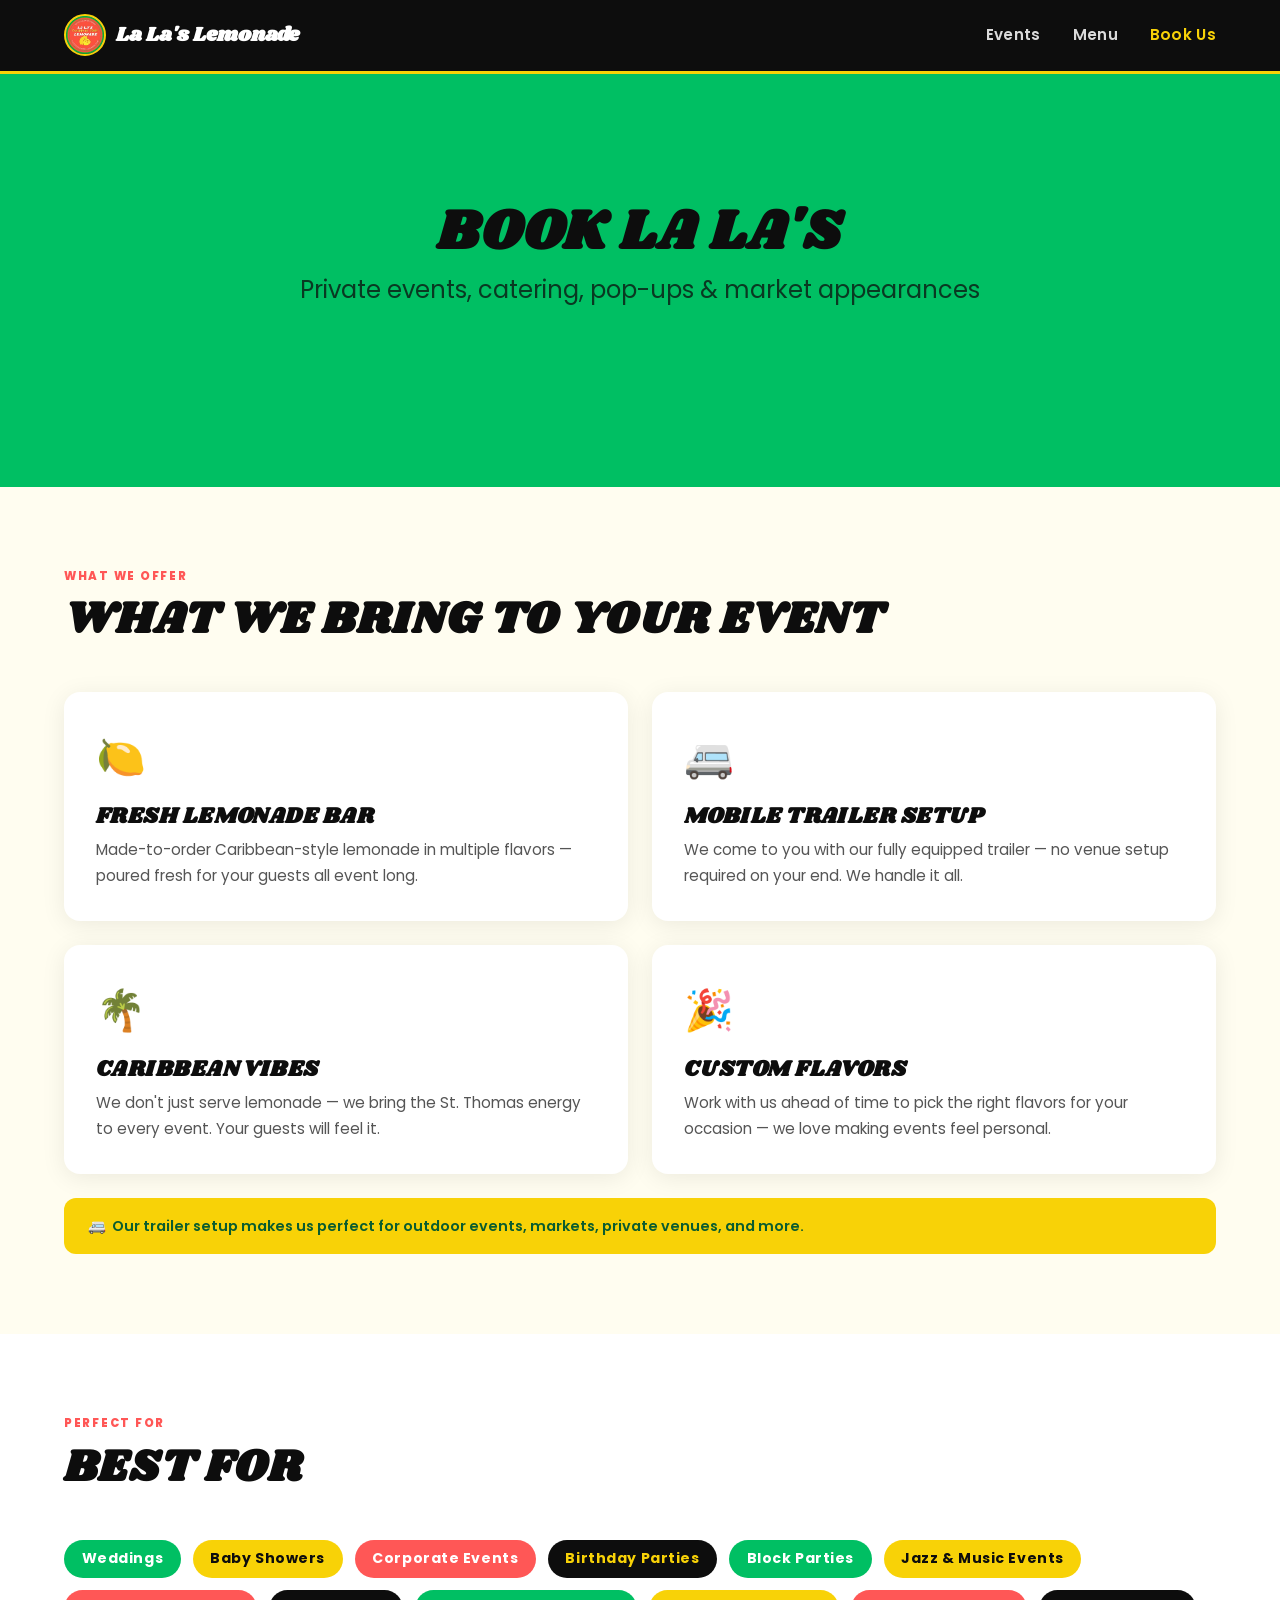
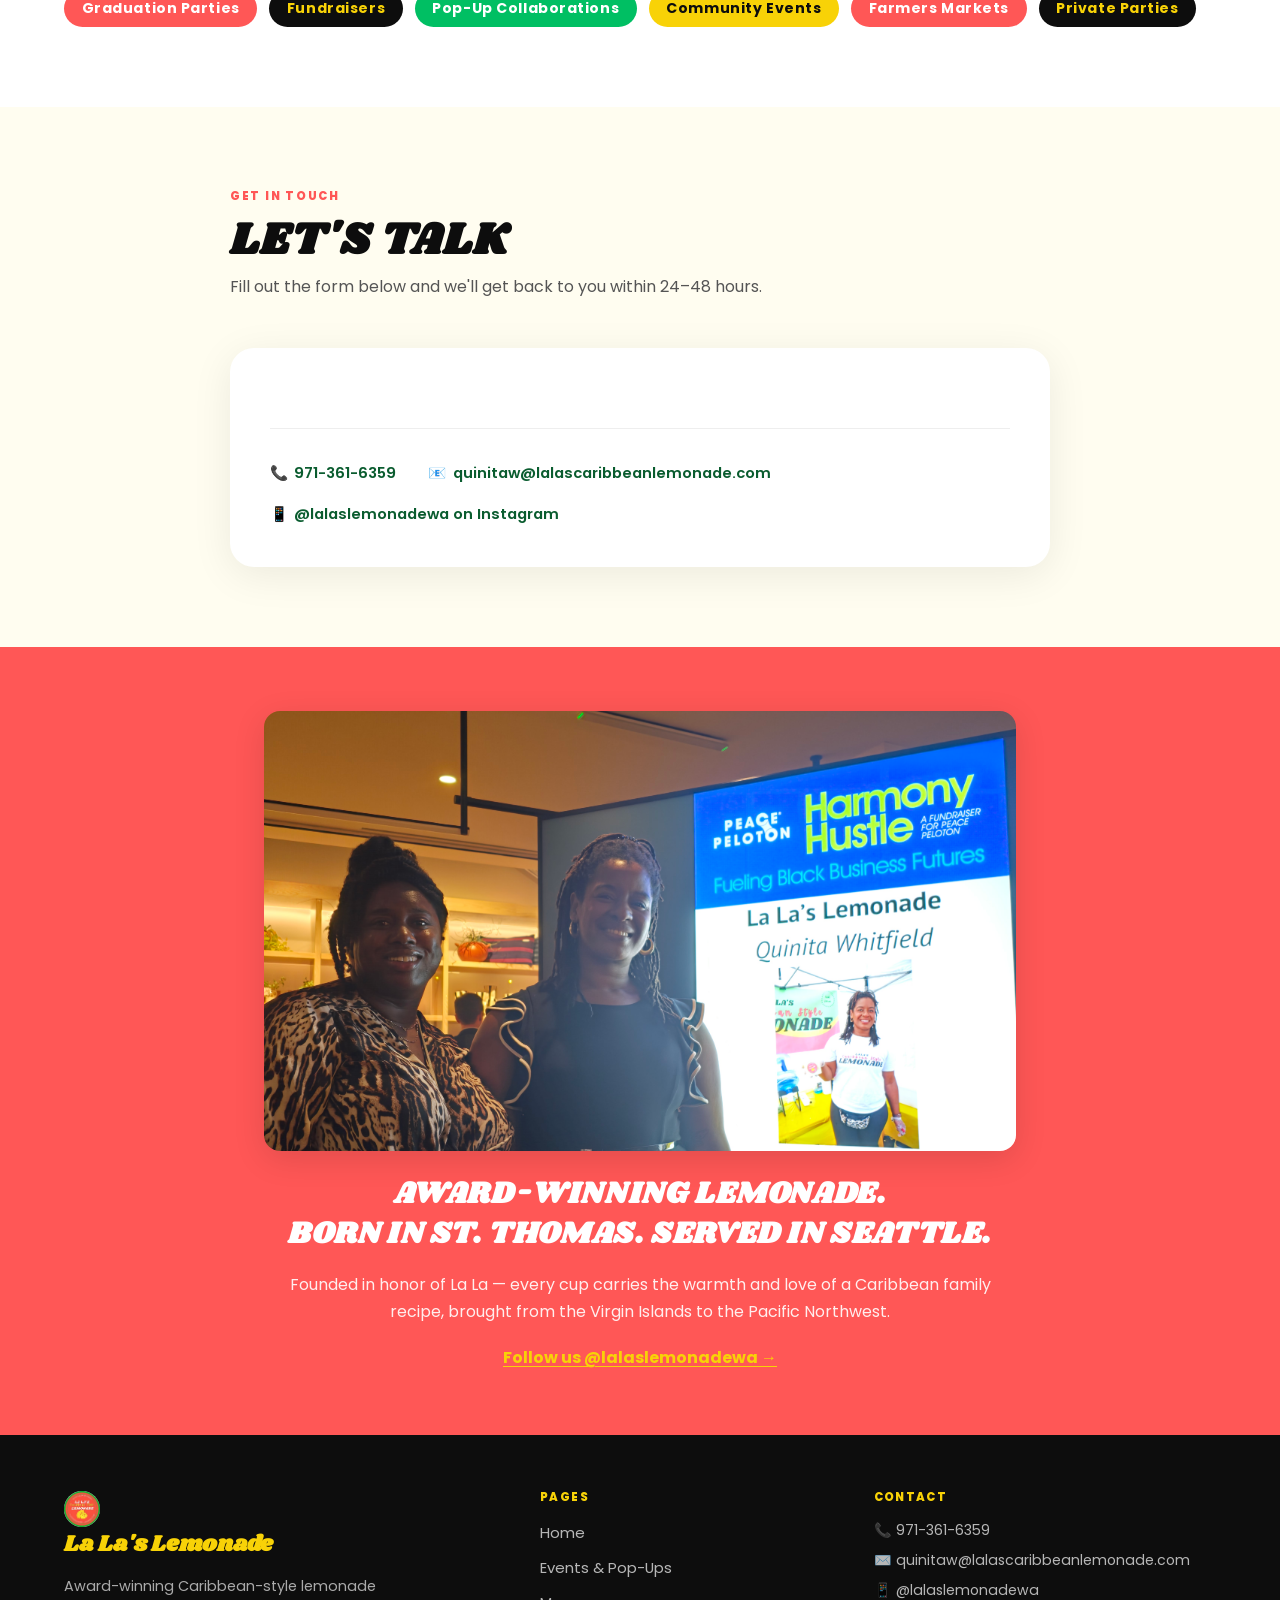
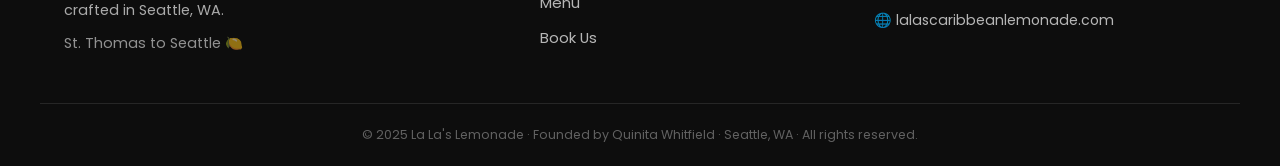
<file: booking.html>
<!DOCTYPE html>
<html lang="en">
<head>
  <meta charset="UTF-8">
  <meta name="viewport" content="width=device-width, initial-scale=1.0">
  <title>Book La La's — Private Events & Catering · Seattle</title>
  <meta name="description" content="Book La La's Lemonade for your private event, wedding, baby shower, corporate event, or farmers market pop-up in Seattle, WA.">
  <link rel="icon" href="data:image/svg+xml,<svg xmlns='http://www.w3.org/2000/svg' viewBox='0 0 100 100'><text y='.9em' font-size='90'>🍋</text></svg>">
  <link rel="preconnect" href="https://fonts.googleapis.com">
  <link rel="preconnect" href="https://fonts.gstatic.com" crossorigin>
  <link href="https://fonts.googleapis.com/css2?family=Shrikhand&family=Poppins:wght@400;500;600;700;800&display=swap" rel="stylesheet">
  <link rel="stylesheet" href="styles.css">
</head>
<body>

  <!-- ==================== NAVIGATION ==================== -->
  <nav class="nav" aria-label="Main navigation">
    <div class="nav-inner">
      <a href="index.html" class="nav-logo">
        <img src="images/Logo.jpg" alt="La La's Lemonade logo" class="nav-logo-img">
        La La's Lemonade
      </a>
      <button class="nav-toggle" aria-label="Toggle menu" aria-expanded="false">
        <span></span><span></span><span></span>
      </button>
      <ul class="nav-links" role="list">
        <li><a href="events.html">Events</a></li>
        <li><a href="menu.html">Menu</a></li>
        <li><a href="booking.html" class="active">Book Us</a></li>
      </ul>
    </div>
  </nav>

  <!-- ==================== HERO ==================== -->
  <section class="hero hero-small" aria-label="Booking hero">
    <div class="hero-content">
      <h1>Book La La's</h1>
      <p class="hero-sub hero-sub-white">Private events, catering, pop-ups &amp; market appearances</p>
    </div>
  </section>

  <!-- ==================== WHAT WE BRING ==================== -->
  <section style="background: var(--cream);">
    <div class="container">
      <div class="section-header">
        <span class="section-label">What We Offer</span>
        <h2>What We Bring to Your Event</h2>
      </div>

      <div class="features-grid">
        <div class="feature-block">
          <span class="feature-icon">🍋</span>
          <h3>Fresh Lemonade Bar</h3>
          <p>Made-to-order Caribbean-style lemonade in multiple flavors — poured fresh for your guests all event long.</p>
        </div>

        <div class="feature-block">
          <span class="feature-icon">🚐</span>
          <h3>Mobile Trailer Setup</h3>
          <p>We come to you with our fully equipped trailer — no venue setup required on your end. We handle it all.</p>
        </div>

        <div class="feature-block">
          <span class="feature-icon">🌴</span>
          <h3>Caribbean Vibes</h3>
          <p>We don't just serve lemonade — we bring the St. Thomas energy to every event. Your guests will feel it.</p>
        </div>

        <div class="feature-block">
          <span class="feature-icon">🎉</span>
          <h3>Custom Flavors</h3>
          <p>Work with us ahead of time to pick the right flavors for your occasion — we love making events feel personal.</p>
        </div>
      </div>

      <p class="trailer-note">
        🚐 &nbsp;Our trailer setup makes us perfect for outdoor events, markets, private venues, and more.
      </p>
    </div>
  </section>

  <!-- ==================== BEST FOR ==================== -->
  <section style="background: var(--white);">
    <div class="container">
      <div class="section-header">
        <span class="section-label">Perfect For</span>
        <h2>Best For</h2>
      </div>

      <div class="tag-cloud">
        <span class="tag tag-green">Weddings</span>
        <span class="tag tag-lemon">Baby Showers</span>
        <span class="tag tag-coral">Corporate Events</span>
        <span class="tag tag-dark">Birthday Parties</span>
        <span class="tag tag-green">Block Parties</span>
        <span class="tag tag-lemon">Jazz &amp; Music Events</span>
        <span class="tag tag-coral">Graduation Parties</span>
        <span class="tag tag-dark">Fundraisers</span>
        <span class="tag tag-green">Pop-Up Collaborations</span>
        <span class="tag tag-lemon">Community Events</span>
        <span class="tag tag-coral">Farmers Markets</span>
        <span class="tag tag-dark">Private Parties</span>
      </div>
    </div>
  </section>

  <!-- ==================== CONTACT / KIT FORM ==================== -->
  <section style="background: var(--cream);">
    <div class="container">
      <div style="max-width: 820px; margin: 0 auto;">
        <div class="section-header">
          <span class="section-label">Get in Touch</span>
          <h2>Let's Talk</h2>
          <p style="color: #555; margin-top: 0.5rem;">Fill out the form below and we'll get back to you within 24–48 hours.</p>
        </div>

        <div class="booking-form">
          <script async data-uid="4921169add" src="https://mbg-consulting.kit.com/4921169add/index.js"></script>

          <div class="booking-contact">
            <p><span>📞</span> <a href="tel:9713616359">971-361-6359</a></p>
            <p><span>📧</span> <a href="mailto:quinitaw@lalascaribbeanlemonade.com">quinitaw@lalascaribbeanlemonade.com</a></p>
            <p><span>📱</span> <a href="https://instagram.com/lalaslemonadewa" target="_blank" rel="noopener">@lalaslemonadewa on Instagram</a></p>
          </div>
        </div>
      </div>
    </div>
  </section>

  <!-- ==================== SOCIAL PROOF ==================== -->
  <section class="social-proof">
    <div class="container" style="max-width: 800px;">
      <img
        src="images/Pitch Competition win.jpg"
        alt="Quinita Whitfield representing La La's Lemonade at the Harmony Hustle pitch competition — Fueling Black Business Futures"
        class="award-photo"
      >
      <h2>Award-winning lemonade.<br>Born in St. Thomas. Served in Seattle.</h2>
      <p style="opacity: 0.9; margin-bottom: 1.25rem;">
        Founded in honor of La La — every cup carries the warmth and love of a Caribbean family recipe, brought from the Virgin Islands to the Pacific Northwest.
      </p>
      <a href="https://instagram.com/lalaslemonadewa" target="_blank" rel="noopener">Follow us @lalaslemonadewa →</a>
    </div>
  </section>

  <!-- ==================== FOOTER ==================== -->
  <footer class="footer">
    <div class="footer-grid">
      <div class="footer-brand">
        <span class="footer-logo">
          <img src="images/Logo.jpg" alt="" style="width:36px;height:36px;border-radius:50%;object-fit:cover;vertical-align:middle;margin-right:0.5rem;">
          La La's Lemonade
        </span>
        <p style="color: rgba(255,255,255,0.65); font-size: 0.9rem; margin-top: 0.5rem;">Award-winning Caribbean-style lemonade<br>crafted in Seattle, WA.</p>
        <p class="footer-tagline">St. Thomas to Seattle 🍋</p>
      </div>

      <div>
        <h4>Pages</h4>
        <ul class="footer-nav-list">
          <li><a href="index.html">Home</a></li>
          <li><a href="events.html">Events &amp; Pop-Ups</a></li>
          <li><a href="menu.html">Menu</a></li>
          <li><a href="booking.html">Book Us</a></li>
        </ul>
      </div>

      <div>
        <h4>Contact</h4>
        <ul class="footer-contact-list">
          <li><a href="tel:9713616359">📞 971-361-6359</a></li>
          <li><a href="mailto:quinitaw@lalascaribbeanlemonade.com">✉️ quinitaw@lalascaribbeanlemonade.com</a></li>
          <li><a href="https://instagram.com/lalaslemonadewa" target="_blank" rel="noopener">📱 @lalaslemonadewa</a></li>
          <li><p>🌐 lalascaribbeanlemonade.com</p></li>
        </ul>
      </div>
    </div>

    <div class="footer-bottom">
      <p>© 2025 La La's Lemonade · Founded by Quinita Whitfield · Seattle, WA · All rights reserved.</p>
    </div>
  </footer>

  <script>
    const toggle   = document.querySelector('.nav-toggle');
    const navLinks = document.querySelector('.nav-links');
    toggle.addEventListener('click', () => {
      const open = navLinks.classList.toggle('is-open');
      toggle.setAttribute('aria-expanded', open);
    });
  </script>
</body>
</html>
</file>
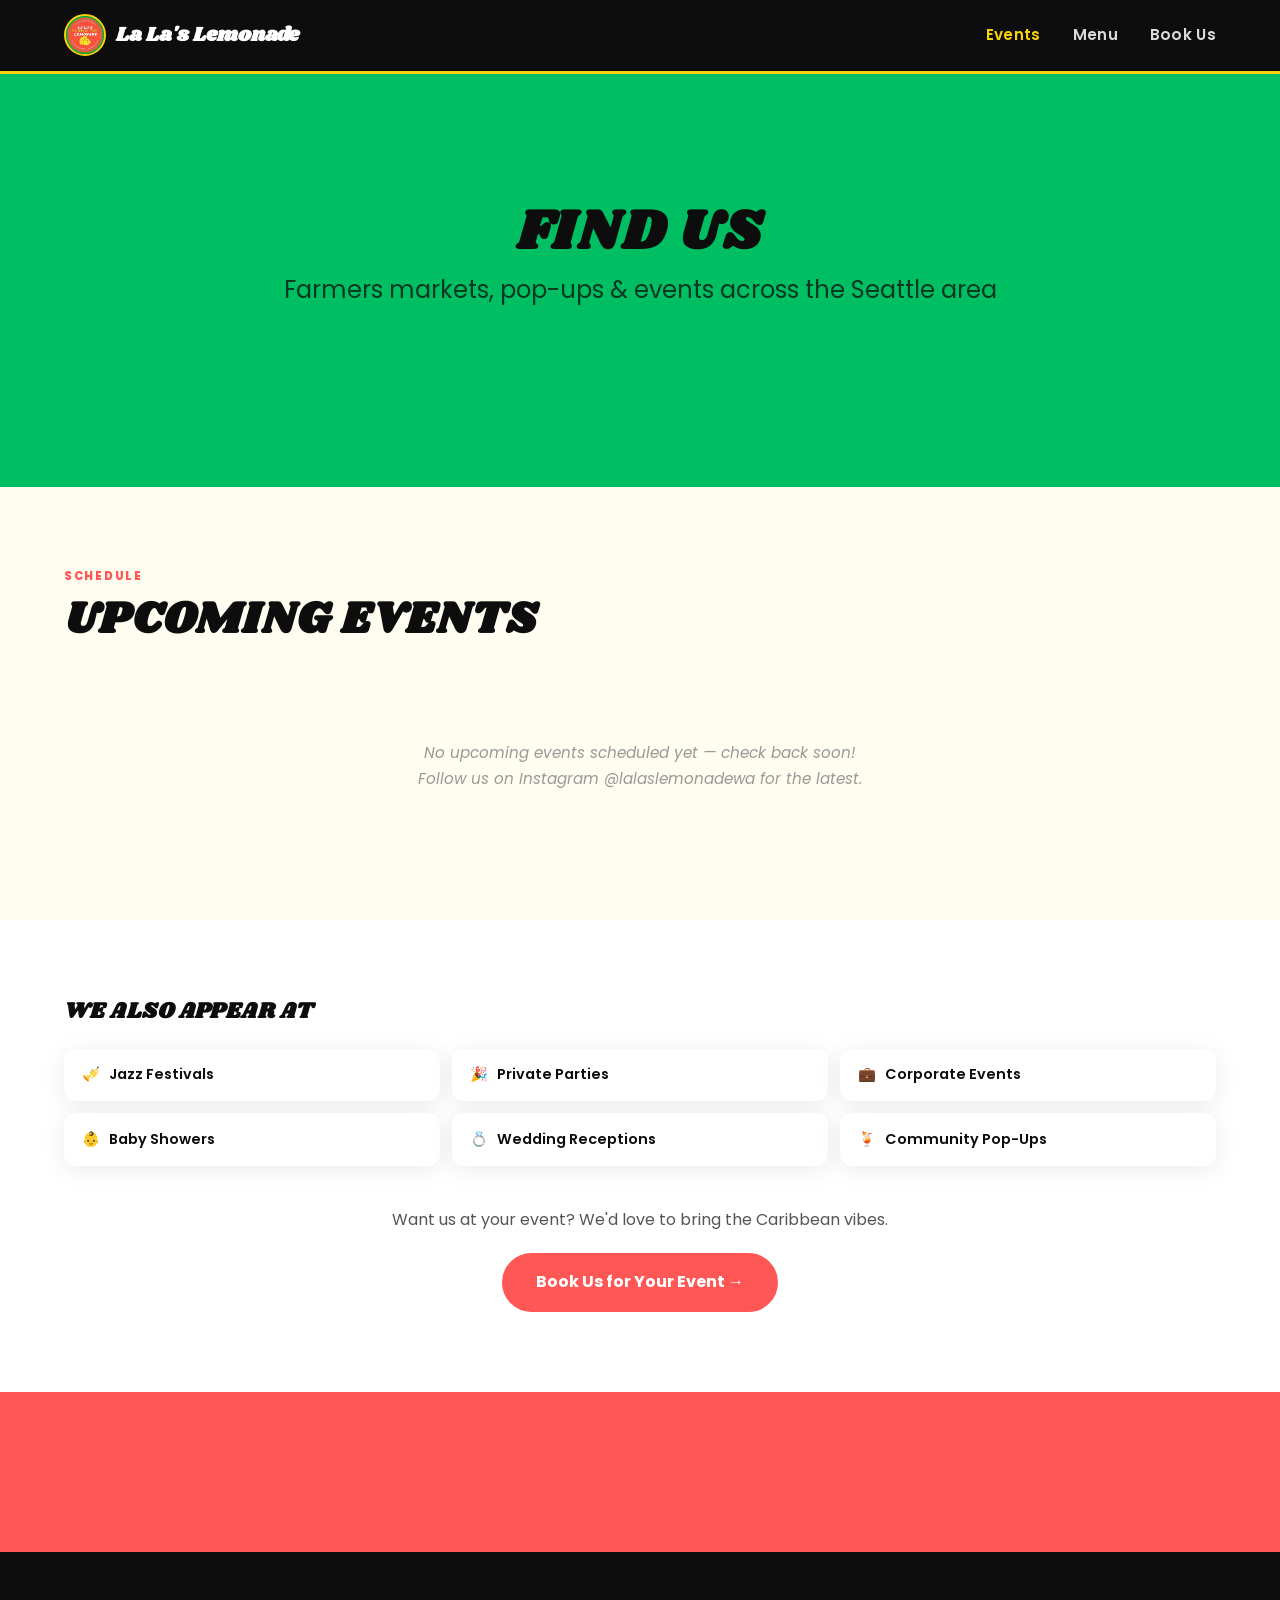
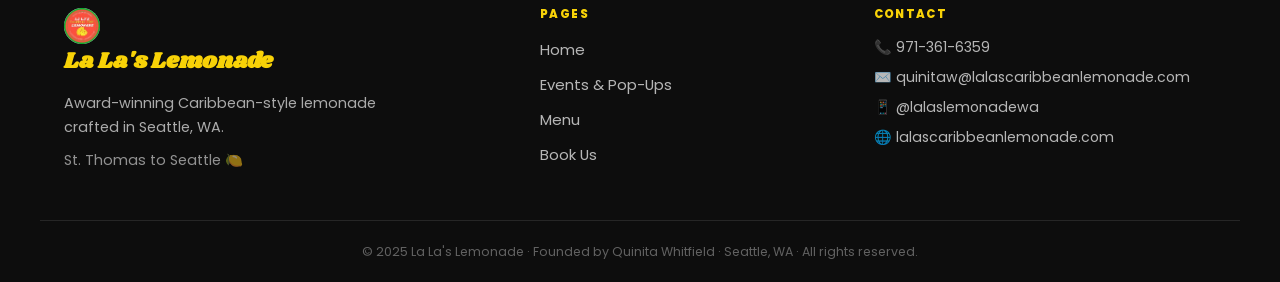
<file: events.html>
<!DOCTYPE html>
<html lang="en">
<head>
  <meta charset="UTF-8">
  <meta name="viewport" content="width=device-width, initial-scale=1.0">
  <title>Events & Pop-Ups — La La's Lemonade</title>
  <meta name="description" content="Find La La's Lemonade at farmers markets, pop-ups, and events across the Seattle area. Check our upcoming schedule.">
  <link rel="icon" href="data:image/svg+xml,<svg xmlns='http://www.w3.org/2000/svg' viewBox='0 0 100 100'><text y='.9em' font-size='90'>🍋</text></svg>">
  <link rel="preconnect" href="https://fonts.googleapis.com">
  <link rel="preconnect" href="https://fonts.gstatic.com" crossorigin>
  <link href="https://fonts.googleapis.com/css2?family=Shrikhand&family=Poppins:wght@400;500;600;700;800&display=swap" rel="stylesheet">
  <link rel="stylesheet" href="styles.css">
</head>
<body>

  <!-- ==================== NAVIGATION ==================== -->
  <nav class="nav" aria-label="Main navigation">
    <div class="nav-inner">
      <a href="index.html" class="nav-logo">
        <img src="images/Logo.jpg" alt="La La's Lemonade logo" class="nav-logo-img">
        La La's Lemonade
      </a>
      <button class="nav-toggle" aria-label="Toggle menu" aria-expanded="false">
        <span></span><span></span><span></span>
      </button>
      <ul class="nav-links" role="list">
        <li><a href="events.html" class="active">Events</a></li>
        <li><a href="menu.html">Menu</a></li>
        <li><a href="booking.html">Book Us</a></li>
      </ul>
    </div>
  </nav>

  <!-- ==================== HERO ==================== -->
  <section class="hero hero-small" aria-label="Events hero">
    <div class="hero-content">
      <h1>Find Us</h1>
      <p class="hero-sub hero-sub-white">Farmers markets, pop-ups &amp; events across the Seattle area</p>
    </div>
  </section>

  <!-- ==================== UPCOMING EVENTS ==================== -->
  <section style="background: var(--cream);">
    <div class="container">
      <div class="section-header">
        <span class="section-label">Schedule</span>
        <h2>Upcoming Events</h2>
      </div>

      <!-- Events rendered by events.js — to update, edit the array in events.js -->
      <div class="events-grid" id="events-container">
        <p class="no-events">Loading events…</p>
      </div>
    </div>
  </section>

  <!-- ==================== WE ALSO APPEAR AT ==================== -->
  <section style="background: var(--white);">
    <div class="container">
      <h3 style="margin-bottom: 1.5rem; color: var(--black);">We Also Appear At</h3>

      <div class="appears-grid">
        <div class="appears-item"><span>🎺</span> Jazz Festivals</div>
        <div class="appears-item"><span>🎉</span> Private Parties</div>
        <div class="appears-item"><span>💼</span> Corporate Events</div>
        <div class="appears-item"><span>👶</span> Baby Showers</div>
        <div class="appears-item"><span>💍</span> Wedding Receptions</div>
        <div class="appears-item"><span>🍹</span> Community Pop-Ups</div>
      </div>

      <div style="text-align: center; margin-top: 1rem;">
        <p style="margin-bottom: 1.25rem; color: #555;">Want us at your event? We'd love to bring the Caribbean vibes.</p>
        <a href="booking.html" class="btn btn-coral">Book Us for Your Event →</a>
      </div>
    </div>
  </section>

  <!-- ==================== EMAIL SIGNUP ==================== -->
  <section class="email-signup">
    <div class="container">
      <script async data-uid="4921169add" src="https://mbg-consulting.kit.com/4921169add/index.js"></script>
    </div>
  </section>

  <!-- ==================== FOOTER ==================== -->
  <footer class="footer">
    <div class="footer-grid">
      <div class="footer-brand">
        <span class="footer-logo">
          <img src="images/Logo.jpg" alt="" style="width:36px;height:36px;border-radius:50%;object-fit:cover;vertical-align:middle;margin-right:0.5rem;">
          La La's Lemonade
        </span>
        <p style="color: rgba(255,255,255,0.65); font-size: 0.9rem; margin-top: 0.5rem;">Award-winning Caribbean-style lemonade<br>crafted in Seattle, WA.</p>
        <p class="footer-tagline">St. Thomas to Seattle 🍋</p>
      </div>

      <div>
        <h4>Pages</h4>
        <ul class="footer-nav-list">
          <li><a href="index.html">Home</a></li>
          <li><a href="events.html">Events &amp; Pop-Ups</a></li>
          <li><a href="menu.html">Menu</a></li>
          <li><a href="booking.html">Book Us</a></li>
        </ul>
      </div>

      <div>
        <h4>Contact</h4>
        <ul class="footer-contact-list">
          <li><a href="tel:9713616359">📞 971-361-6359</a></li>
          <li><a href="mailto:quinitaw@lalascaribbeanlemonade.com">✉️ quinitaw@lalascaribbeanlemonade.com</a></li>
          <li><a href="https://instagram.com/lalaslemonadewa" target="_blank" rel="noopener">📱 @lalaslemonadewa</a></li>
          <li><p>🌐 lalascaribbeanlemonade.com</p></li>
        </ul>
      </div>
    </div>

    <div class="footer-bottom">
      <p>© 2025 La La's Lemonade · Founded by Quinita Whitfield · Seattle, WA · All rights reserved.</p>
    </div>
  </footer>

  <script src="events.js"></script>
  <script>
    const toggle   = document.querySelector('.nav-toggle');
    const navLinks = document.querySelector('.nav-links');
    toggle.addEventListener('click', () => {
      const open = navLinks.classList.toggle('is-open');
      toggle.setAttribute('aria-expanded', open);
    });
  </script>
</body>
</html>
</file>
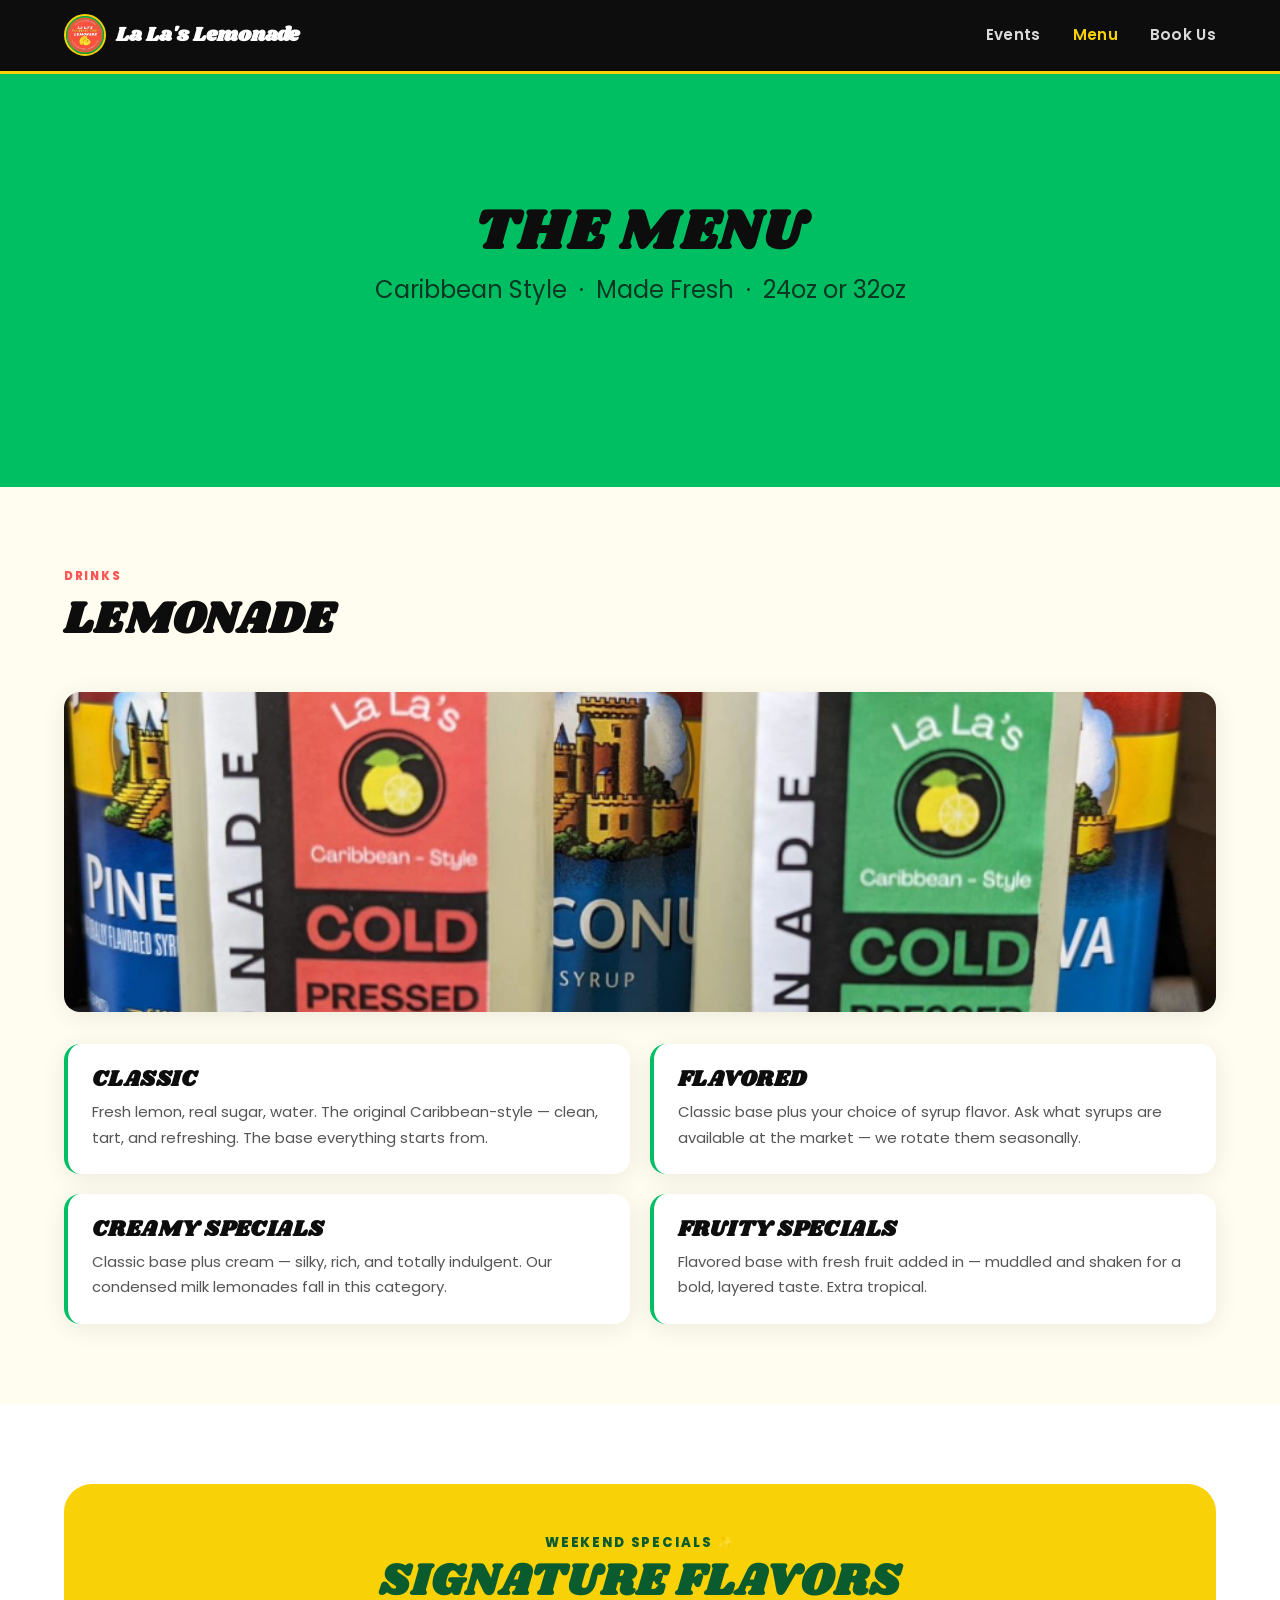
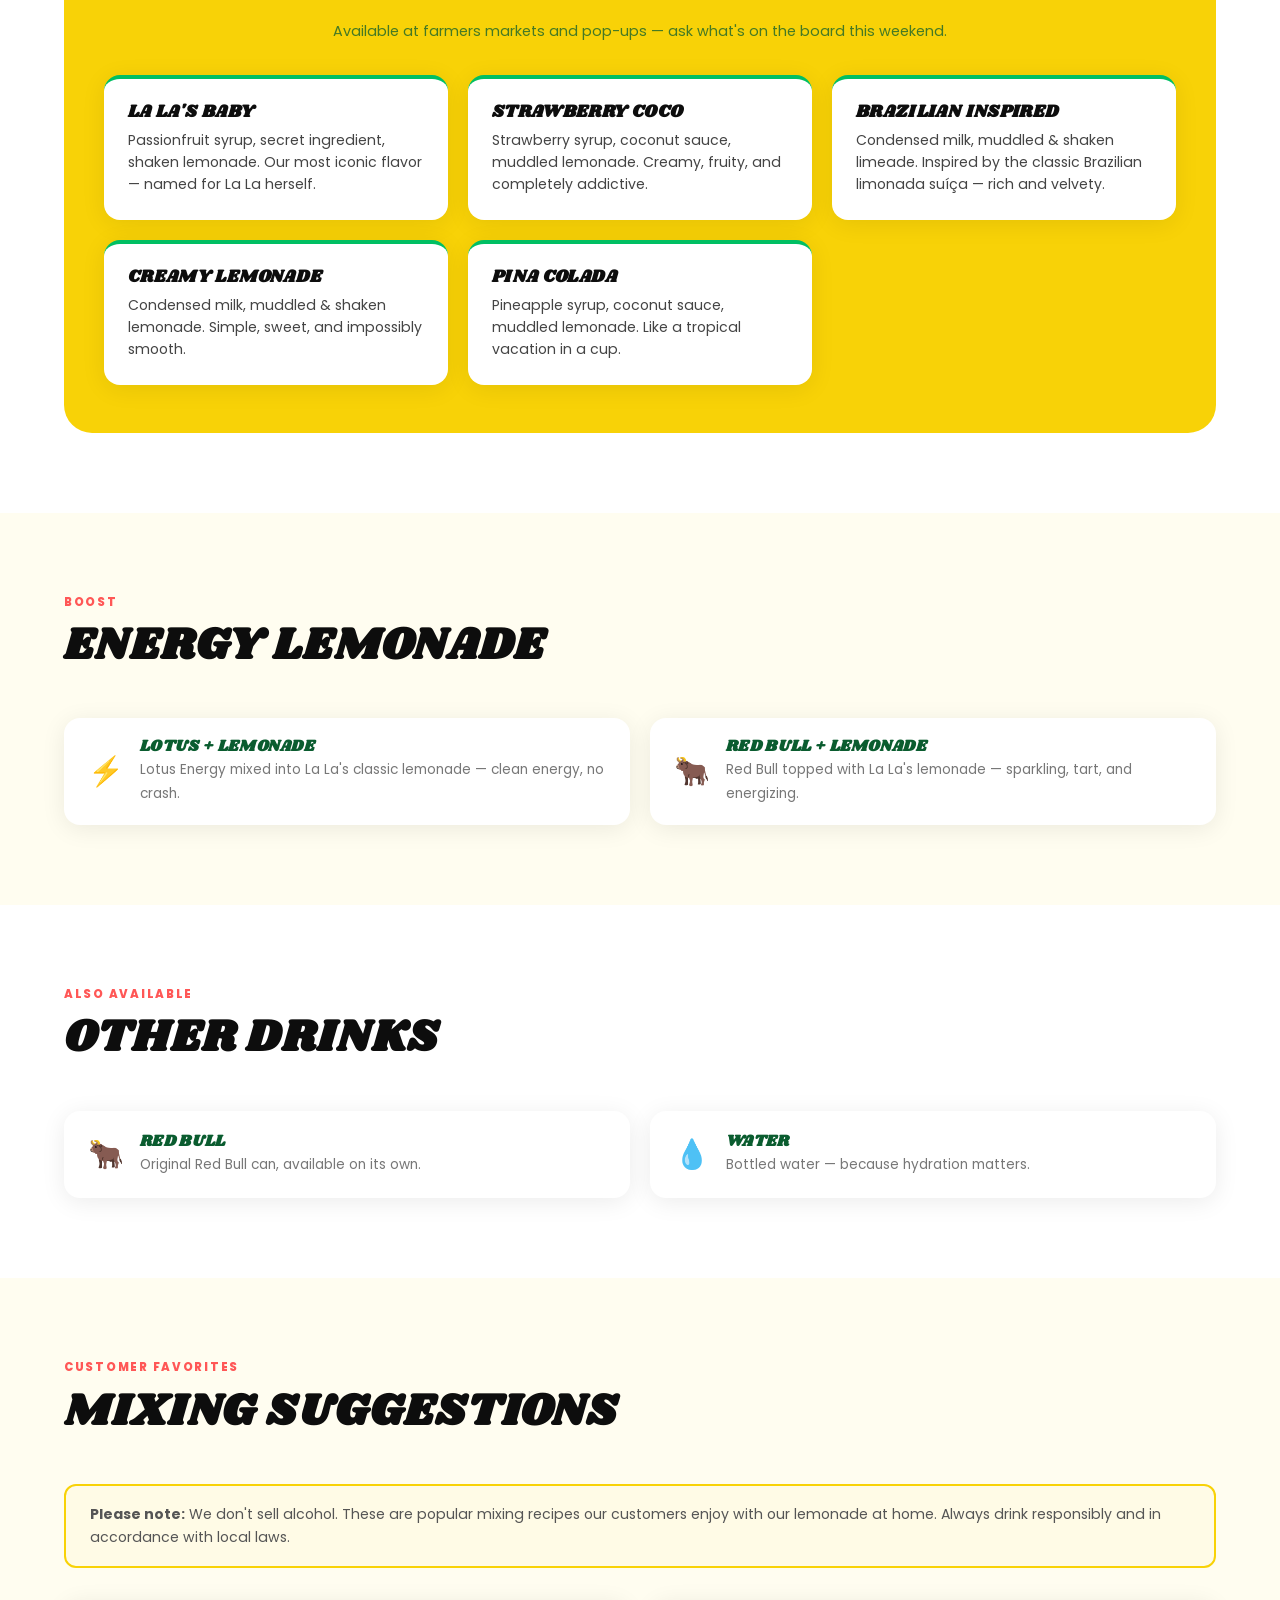
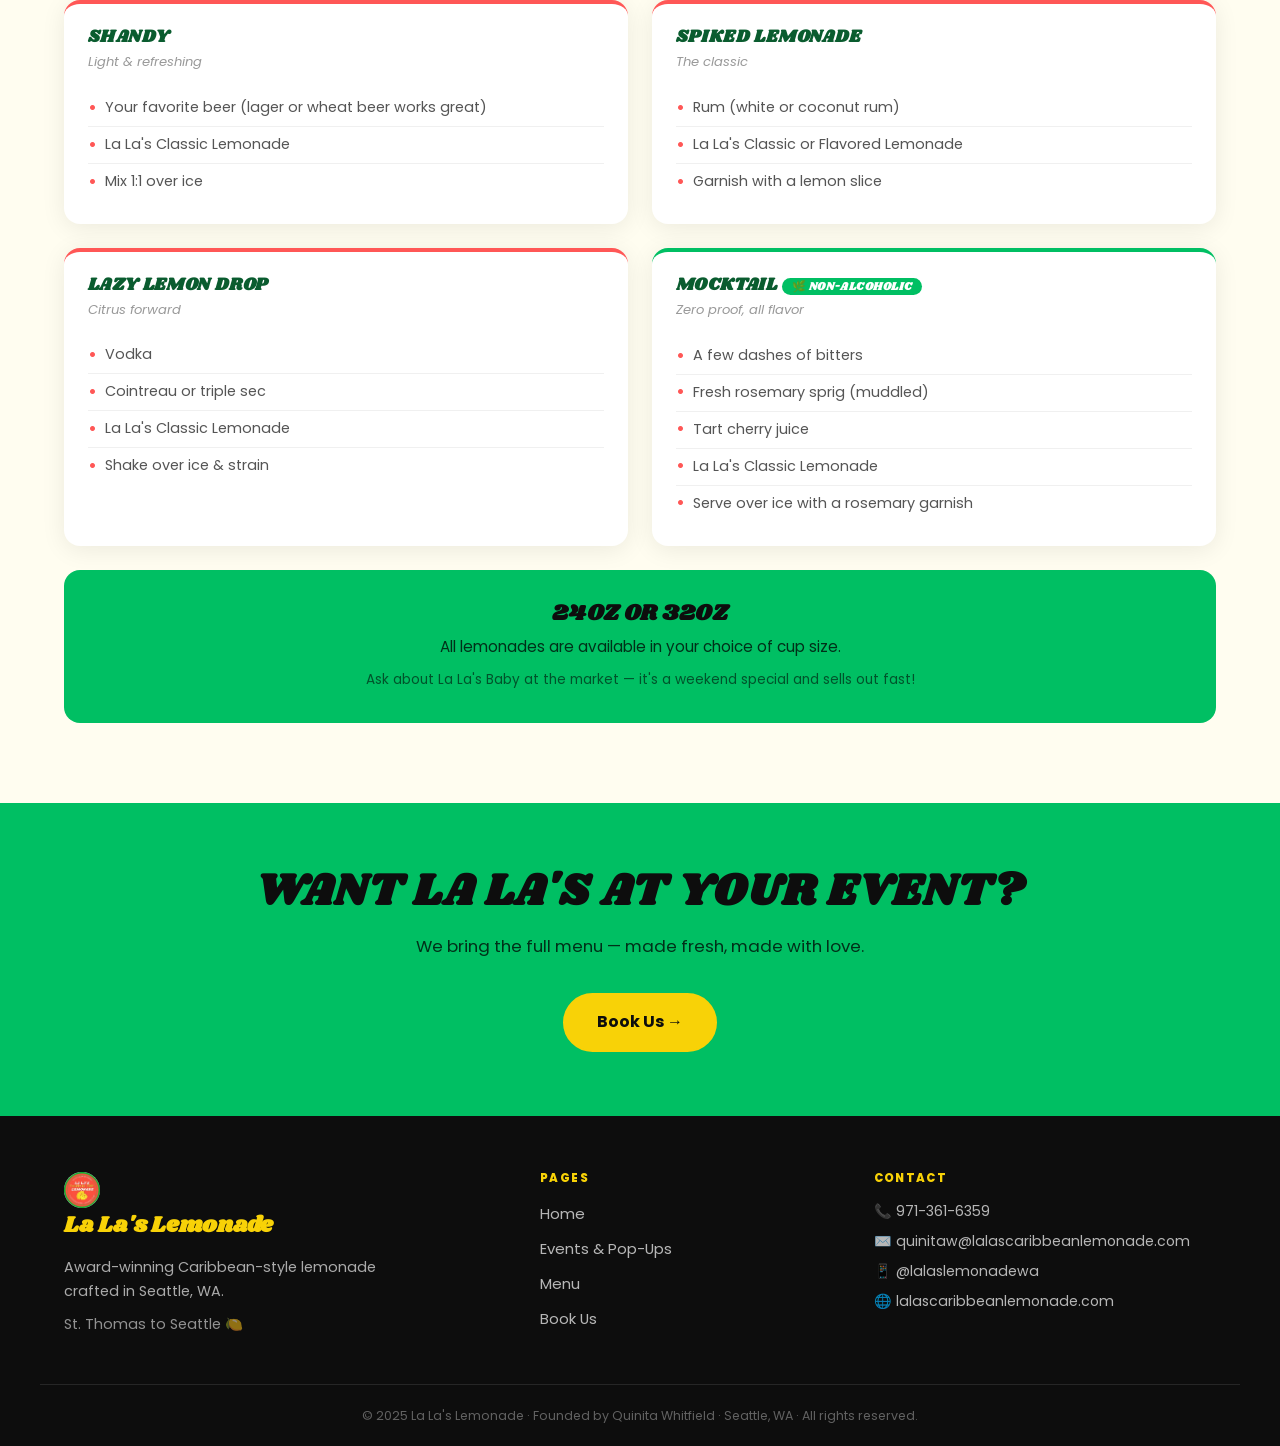
<file: menu.html>
<!DOCTYPE html>
<html lang="en">
<head>
  <meta charset="UTF-8">
  <meta name="viewport" content="width=device-width, initial-scale=1.0">
  <title>Menu — La La's Lemonade</title>
  <meta name="description" content="Caribbean-style lemonade menu. Classic, flavored, creamy specials, energy lemonades, and weekend specials — available in 24oz or 32oz.">
  <link rel="icon" href="data:image/svg+xml,<svg xmlns='http://www.w3.org/2000/svg' viewBox='0 0 100 100'><text y='.9em' font-size='90'>🍋</text></svg>">
  <link rel="preconnect" href="https://fonts.googleapis.com">
  <link rel="preconnect" href="https://fonts.gstatic.com" crossorigin>
  <link href="https://fonts.googleapis.com/css2?family=Shrikhand&family=Poppins:wght@400;500;600;700;800&display=swap" rel="stylesheet">
  <link rel="stylesheet" href="styles.css">
</head>
<body>

  <!-- ==================== NAVIGATION ==================== -->
  <nav class="nav" aria-label="Main navigation">
    <div class="nav-inner">
      <a href="index.html" class="nav-logo">
        <img src="images/Logo.jpg" alt="La La's Lemonade logo" class="nav-logo-img">
        La La's Lemonade
      </a>
      <button class="nav-toggle" aria-label="Toggle menu" aria-expanded="false">
        <span></span><span></span><span></span>
      </button>
      <ul class="nav-links" role="list">
        <li><a href="events.html">Events</a></li>
        <li><a href="menu.html" class="active">Menu</a></li>
        <li><a href="booking.html">Book Us</a></li>
      </ul>
    </div>
  </nav>

  <!-- ==================== HERO ==================== -->
  <section class="hero hero-small" aria-label="Menu hero">
    <div class="hero-content">
      <h1>The Menu</h1>
      <p class="hero-sub hero-sub-white">Caribbean Style &nbsp;·&nbsp; Made Fresh &nbsp;·&nbsp; 24oz or 32oz</p>
    </div>
  </section>

  <!-- ==================== LEMONADE TYPES ==================== -->
  <section style="background: var(--cream);">
    <div class="container">
      <div class="section-header">
        <span class="section-label">Drinks</span>
        <h2>Lemonade</h2>
      </div>

      <div style="margin-bottom: 2rem;">
        <img
          src="images/Bottled.png"
          alt="La La's Cold Pressed Classic Lemonade bottles"
          class="product-photo"
        >
      </div>

      <div class="lemonade-grid">
        <div class="lemonade-item">
          <h3>Classic</h3>
          <p>Fresh lemon, real sugar, water. The original Caribbean-style — clean, tart, and refreshing. The base everything starts from.</p>
        </div>

        <div class="lemonade-item">
          <h3>Flavored</h3>
          <p>Classic base plus your choice of syrup flavor. Ask what syrups are available at the market — we rotate them seasonally.</p>
        </div>

        <div class="lemonade-item">
          <h3>Creamy Specials</h3>
          <p>Classic base plus cream — silky, rich, and totally indulgent. Our condensed milk lemonades fall in this category.</p>
        </div>

        <div class="lemonade-item">
          <h3>Fruity Specials</h3>
          <p>Flavored base with fresh fruit added in — muddled and shaken for a bold, layered taste. Extra tropical.</p>
        </div>
      </div>
    </div>
  </section>

  <!-- ==================== WEEKEND SPECIALS ==================== -->
  <section style="background: var(--white);">
    <div class="container">
      <div class="specials-section">
        <span class="specials-label">Weekend Specials ✨</span>
        <h2>Signature Flavors</h2>
        <p class="section-note">Available at farmers markets and pop-ups — ask what's on the board this weekend.</p>

        <div class="specials-grid">

          <div class="special-card">
            <h3>La La's Baby</h3>
            <p>Passionfruit syrup, secret ingredient, shaken lemonade. Our most iconic flavor — named for La La herself.</p>
          </div>

          <div class="special-card">
            <h3>Strawberry Coco</h3>
            <p>Strawberry syrup, coconut sauce, muddled lemonade. Creamy, fruity, and completely addictive.</p>
          </div>

          <div class="special-card">
            <h3>Brazilian Inspired</h3>
            <p>Condensed milk, muddled &amp; shaken limeade. Inspired by the classic Brazilian limonada suíça — rich and velvety.</p>
          </div>

          <div class="special-card">
            <h3>Creamy Lemonade</h3>
            <p>Condensed milk, muddled &amp; shaken lemonade. Simple, sweet, and impossibly smooth.</p>
          </div>

          <div class="special-card">
            <h3>Pina Colada</h3>
            <p>Pineapple syrup, coconut sauce, muddled lemonade. Like a tropical vacation in a cup.</p>
          </div>

        </div>
      </div>
    </div>
  </section>

  <!-- ==================== ENERGY LEMONADE ==================== -->
  <section style="background: var(--cream);">
    <div class="container">
      <div class="section-header">
        <span class="section-label">Boost</span>
        <h2>Energy Lemonade</h2>
      </div>

      <div class="drinks-grid">
        <div class="drink-item">
          <span class="drink-icon">⚡</span>
          <div>
            <h3>Lotus + Lemonade</h3>
            <p>Lotus Energy mixed into La La's classic lemonade — clean energy, no crash.</p>
          </div>
        </div>

        <div class="drink-item">
          <span class="drink-icon">🐂</span>
          <div>
            <h3>Red Bull + Lemonade</h3>
            <p>Red Bull topped with La La's lemonade — sparkling, tart, and energizing.</p>
          </div>
        </div>
      </div>
    </div>
  </section>

  <!-- ==================== OTHER DRINKS ==================== -->
  <section style="background: var(--white);">
    <div class="container">
      <div class="section-header">
        <span class="section-label">Also Available</span>
        <h2>Other Drinks</h2>
      </div>

      <div class="drinks-grid">
        <div class="drink-item">
          <span class="drink-icon">🐂</span>
          <div>
            <h3>Red Bull</h3>
            <p>Original Red Bull can, available on its own.</p>
          </div>
        </div>

        <div class="drink-item">
          <span class="drink-icon">💧</span>
          <div>
            <h3>Water</h3>
            <p>Bottled water — because hydration matters.</p>
          </div>
        </div>
      </div>
    </div>
  </section>

  <!-- ==================== MIXING RECIPES ==================== -->
  <section style="background: var(--cream);">
    <div class="container">
      <div class="section-header">
        <span class="section-label">Customer Favorites</span>
        <h2>Mixing Suggestions</h2>
      </div>

      <!-- IMPORTANT: La La's does not sell alcohol. These are customer-submitted recipes. -->
      <div class="disclaimer-box" role="note">
        <strong>Please note:</strong> We don't sell alcohol. These are popular mixing recipes our customers enjoy with our lemonade at home. Always drink responsibly and in accordance with local laws.
      </div>

      <div class="recipe-grid">

        <div class="recipe-card">
          <h3>Shandy</h3>
          <p class="recipe-subtitle">Light &amp; refreshing</p>
          <ul class="recipe-ingredients">
            <li>Your favorite beer (lager or wheat beer works great)</li>
            <li>La La's Classic Lemonade</li>
            <li>Mix 1:1 over ice</li>
          </ul>
        </div>

        <div class="recipe-card">
          <h3>Spiked Lemonade</h3>
          <p class="recipe-subtitle">The classic</p>
          <ul class="recipe-ingredients">
            <li>Rum (white or coconut rum)</li>
            <li>La La's Classic or Flavored Lemonade</li>
            <li>Garnish with a lemon slice</li>
          </ul>
        </div>

        <div class="recipe-card">
          <h3>Lazy Lemon Drop</h3>
          <p class="recipe-subtitle">Citrus forward</p>
          <ul class="recipe-ingredients">
            <li>Vodka</li>
            <li>Cointreau or triple sec</li>
            <li>La La's Classic Lemonade</li>
            <li>Shake over ice &amp; strain</li>
          </ul>
        </div>

        <div class="recipe-card" style="border-top-color: var(--green);">
          <h3>Mocktail <span class="tag tag-green" style="font-size: 0.7rem; padding: 0.15rem 0.6rem;">🌿 Non-Alcoholic</span></h3>
          <p class="recipe-subtitle">Zero proof, all flavor</p>
          <ul class="recipe-ingredients">
            <li>A few dashes of bitters</li>
            <li>Fresh rosemary sprig (muddled)</li>
            <li>Tart cherry juice</li>
            <li>La La's Classic Lemonade</li>
            <li>Serve over ice with a rosemary garnish</li>
          </ul>
        </div>

      </div>

      <!-- Cup sizes callout -->
      <div class="size-callout">
        <h3>24oz or 32oz</h3>
        <p>All lemonades are available in your choice of cup size.</p>
        <p style="margin-top: 0.5rem; font-size: 0.85rem; opacity: 0.75;">Ask about La La's Baby at the market — it's a weekend special and sells out fast!</p>
      </div>
    </div>
  </section>

  <!-- ==================== CTA ==================== -->
  <section style="background: var(--green); text-align: center; padding: 4rem 1.5rem;">
    <div class="container">
      <h2 style="color: var(--black); margin-bottom: 1rem;">Want La La's at Your Event?</h2>
      <p style="color: rgba(0,0,0,0.75); margin-bottom: 2rem; font-size: 1.05rem;">We bring the full menu — made fresh, made with love.</p>
      <a href="booking.html" class="btn btn-lemon">Book Us →</a>
    </div>
  </section>

  <!-- ==================== FOOTER ==================== -->
  <footer class="footer">
    <div class="footer-grid">
      <div class="footer-brand">
        <span class="footer-logo">
          <img src="images/Logo.jpg" alt="" style="width:36px;height:36px;border-radius:50%;object-fit:cover;vertical-align:middle;margin-right:0.5rem;">
          La La's Lemonade
        </span>
        <p style="color: rgba(255,255,255,0.65); font-size: 0.9rem; margin-top: 0.5rem;">Award-winning Caribbean-style lemonade<br>crafted in Seattle, WA.</p>
        <p class="footer-tagline">St. Thomas to Seattle 🍋</p>
      </div>

      <div>
        <h4>Pages</h4>
        <ul class="footer-nav-list">
          <li><a href="index.html">Home</a></li>
          <li><a href="events.html">Events &amp; Pop-Ups</a></li>
          <li><a href="menu.html">Menu</a></li>
          <li><a href="booking.html">Book Us</a></li>
        </ul>
      </div>

      <div>
        <h4>Contact</h4>
        <ul class="footer-contact-list">
          <li><a href="tel:9713616359">📞 971-361-6359</a></li>
          <li><a href="mailto:quinitaw@lalascaribbeanlemonade.com">✉️ quinitaw@lalascaribbeanlemonade.com</a></li>
          <li><a href="https://instagram.com/lalaslemonadewa" target="_blank" rel="noopener">📱 @lalaslemonadewa</a></li>
          <li><p>🌐 lalascaribbeanlemonade.com</p></li>
        </ul>
      </div>
    </div>

    <div class="footer-bottom">
      <p>© 2025 La La's Lemonade · Founded by Quinita Whitfield · Seattle, WA · All rights reserved.</p>
    </div>
  </footer>

  <script>
    const toggle   = document.querySelector('.nav-toggle');
    const navLinks = document.querySelector('.nav-links');
    toggle.addEventListener('click', () => {
      const open = navLinks.classList.toggle('is-open');
      toggle.setAttribute('aria-expanded', open);
    });
  </script>
</body>
</html>
</file>
<file: styles.css>
/* ============================================
   La La's Lemonade — styles.css
   Caribbean Style · Seattle, WA
   ============================================ */

/* === Variables === */
:root {
  --green:      #00bf63;
  --lemon:      #f8d207;
  --coral:      #ff5756;
  --black:      #0d0d0d;
  --white:      #ffffff;
  --cream:      #fffdf0;
  --dark-green: #0a5c2f;

  --font-display: 'Shrikhand', serif;
  --font-body:    'Poppins', sans-serif;

  --radius-pill: 100px;
  --radius-card: 16px;
  --shadow-card: 0 4px 24px rgba(0, 0, 0, 0.08);
  --max-width:   1200px;
}

/* === Reset === */
*, *::before, *::after {
  box-sizing: border-box;
  margin: 0;
  padding: 0;
}

html { scroll-behavior: smooth; }

body {
  font-family: var(--font-body);
  color: var(--black);
  background: var(--cream);
  line-height: 1.65;
  font-size: 16px;
  overflow-x: hidden;
}

img  { max-width: 100%; display: block; }
a    { color: inherit; text-decoration: none; }
ul   { list-style: none; }

/* === Typography === */
h1, h2, h3, h4 {
  font-family: var(--font-display);
  line-height: 1.1;
  text-transform: uppercase;
  letter-spacing: 0.02em;
}

h1 { font-size: clamp(2.6rem, 6vw, 5rem); }
h2 { font-size: clamp(1.8rem, 4vw, 2.8rem); }
h3 { font-size: clamp(1.05rem, 2.5vw, 1.4rem); }

/* Item description beneath headings — matches handout small uppercase style */
.item-desc {
  font-family: var(--font-body);
  font-size: 0.78rem;
  font-weight: 600;
  text-transform: uppercase;
  letter-spacing: 0.1em;
  color: #777;
  margin-top: 0.2rem;
}

p { line-height: 1.7; }

.section-label {
  display: block;
  font-family: var(--font-body);
  font-size: 0.72rem;
  font-weight: 800;
  letter-spacing: 0.15em;
  text-transform: uppercase;
  color: var(--coral);
  margin-bottom: 0.6rem;
}

.container {
  max-width: var(--max-width);
  margin: 0 auto;
  padding: 0 1.5rem;
}

section { padding: 5rem 0; }

.text-center { text-align: center; }

/* === Buttons === */
.btn {
  display: inline-block;
  padding: 0.9rem 2rem;
  border-radius: var(--radius-pill);
  font-family: var(--font-body);
  font-weight: 700;
  font-size: 1rem;
  cursor: pointer;
  border: 2.5px solid transparent;
  transition: transform 0.2s ease, box-shadow 0.2s ease, background 0.2s ease, color 0.2s ease;
  text-align: center;
  white-space: nowrap;
}

.btn:hover {
  transform: translateY(-2px);
  box-shadow: 0 6px 22px rgba(0,0,0,0.15);
}

.btn-lemon         { background: var(--lemon); color: var(--black); border-color: var(--lemon); }
.btn-coral         { background: var(--coral); color: var(--white); border-color: var(--coral); }
.btn-green         { background: var(--green); color: var(--white); border-color: var(--green); }
.btn-dark          { background: var(--dark-green); color: var(--white); border-color: var(--dark-green); }

.btn-outline-white {
  background: transparent;
  color: var(--white);
  border-color: var(--white);
}
.btn-outline-white:hover {
  background: var(--white);
  color: var(--black);
}

/* === Tags === */
.tag {
  display: inline-block;
  padding: 0.28rem 0.9rem;
  border-radius: var(--radius-pill);
  font-size: 0.78rem;
  font-weight: 700;
  letter-spacing: 0.04em;
}

.tag-coral { background: var(--coral); color: var(--white); }
.tag-lemon { background: var(--lemon); color: var(--black); }
.tag-green { background: var(--green); color: var(--white); }
.tag-dark  { background: var(--black); color: var(--lemon); }

/* ============================================
   Navigation
   ============================================ */
.nav {
  background: var(--black);
  border-bottom: 3px solid var(--lemon);
  position: sticky;
  top: 0;
  z-index: 200;
}

.nav-inner {
  display: flex;
  align-items: center;
  justify-content: space-between;
  padding: 0.9rem 1.5rem;
  max-width: var(--max-width);
  margin: 0 auto;
  gap: 1rem;
}

.nav-logo {
  font-family: var(--font-display);
  font-size: 1.25rem;
  font-weight: 700;
  color: var(--white);
  flex-shrink: 0;
  display: flex;
  align-items: center;
  gap: 0.6rem;
}

.nav-logo-img {
  width: 42px;
  height: 42px;
  border-radius: 50%;
  object-fit: cover;
  flex-shrink: 0;
  border: 2px solid var(--lemon);
}

.nav-links {
  display: flex;
  gap: 2rem;
  align-items: center;
}

.nav-links a {
  color: rgba(255,255,255,0.85);
  font-weight: 600;
  font-size: 0.95rem;
  letter-spacing: 0.02em;
  transition: color 0.2s;
  padding: 0.25rem 0;
}

.nav-links a:hover,
.nav-links a.active {
  color: var(--lemon);
}

.nav-toggle {
  display: none;
  background: none;
  border: none;
  cursor: pointer;
  padding: 0.4rem;
  flex-direction: column;
  gap: 5px;
  flex-shrink: 0;
}

.nav-toggle span {
  display: block;
  width: 24px;
  height: 2px;
  background: var(--white);
  border-radius: 2px;
  transition: transform 0.3s ease, opacity 0.3s ease;
}

@media (max-width: 768px) {
  .nav { position: sticky; }

  .nav-toggle { display: flex; }

  .nav-links {
    display: none;
    position: absolute;
    top: 100%;
    left: 0;
    right: 0;
    background: var(--black);
    flex-direction: column;
    gap: 0;
    border-top: 1px solid rgba(255,255,255,0.1);
    z-index: 199;
  }

  .nav-links.is-open { display: flex; }

  .nav-links a {
    display: block;
    padding: 1rem 1.5rem;
    border-bottom: 1px solid rgba(255,255,255,0.07);
  }
}

/* ============================================
   Hero
   ============================================ */
.hero {
  background: var(--green);
  position: relative;
  overflow: hidden;
}

/* Home hero uses island photo with light green overlay — keep the St. Thomas beach visible */
.hero-main {
  background:
    linear-gradient(rgba(0, 191, 99, 0.48), rgba(0, 191, 99, 0.52)),
    url('images/Island.jpg') center / cover no-repeat;
}

.hero-content {
  padding: 4rem 1.5rem 5rem;
  max-width: var(--max-width);
  margin: 0 auto;
}

/* Centered hero layout — used on home page */
.hero-centered {
  text-align: center;
  display: flex;
  flex-direction: column;
  align-items: center;
}

/* Large circular logo badge in hero */
.hero-logo-badge {
  width: 150px;
  height: 150px;
  border-radius: 50%;
  object-fit: cover;
  border: 4px solid var(--lemon);
  box-shadow: 0 8px 40px rgba(0,0,0,0.25);
  margin-bottom: 1.5rem;
}

.hero-main .hero-content {
  padding-top: 4.5rem;
  padding-bottom: 5rem;
}

.hero-badge {
  display: inline-block;
  background: var(--coral);
  color: var(--white);
  font-weight: 700;
  font-size: 0.85rem;
  padding: 0.4rem 1.2rem;
  border-radius: var(--radius-pill);
  margin-bottom: 1.5rem;
  letter-spacing: 0.02em;
}

.hero h1 {
  color: var(--black);
  margin-bottom: 0.4rem;
}

.hero-sub {
  font-family: var(--font-body);
  font-style: italic;
  font-size: clamp(1.1rem, 2.5vw, 1.5rem);
  color: var(--black);
  opacity: 0.8;
  margin-bottom: 2.5rem;
}

.hero-sub-white { color: var(--black); opacity: 0.75; font-style: normal; }

.hero-ctas {
  display: flex;
  flex-wrap: wrap;
  gap: 1rem;
}

/* Small hero for inner pages — centered */
.hero-small .hero-content {
  padding-top: 3rem;
  padding-bottom: 3.5rem;
  text-align: center;
}

.hero-small h1 { font-size: clamp(2rem, 5vw, 3.5rem); }

/* ============================================
   Ticker Strip
   ============================================ */
.ticker {
  background: var(--lemon);
  overflow: hidden;
  padding: 0.85rem 0;
  white-space: nowrap;
}

.ticker-track {
  display: inline-flex;
  animation: ticker-scroll 28s linear infinite;
}

.ticker-content {
  display: inline-block;
  font-family: var(--font-body);
  font-weight: 800;
  font-size: 0.88rem;
  letter-spacing: 0.1em;
  color: var(--dark-green);
  text-transform: uppercase;
  padding-right: 4rem;
}

@keyframes ticker-scroll {
  from { transform: translateX(0); }
  to   { transform: translateX(-50%); }
}

/* ============================================
   Our Story Section
   ============================================ */
.story-grid {
  display: grid;
  grid-template-columns: 1fr 1fr;
  gap: 4rem;
  align-items: center;
}

.story-text h2  { margin-bottom: 1.25rem; }
.story-text p   { color: #333; margin-bottom: 1rem; }

.story-note {
  font-weight: 700;
  color: var(--coral);
  font-size: 0.95rem;
}

.story-photo {
  width: 100%;
  border-radius: var(--radius-card);
  display: block;
  box-shadow: 0 8px 32px rgba(0,0,0,0.12);
}

.story-photo-caption {
  text-align: center;
  font-family: var(--font-body);
  font-style: italic;
  font-size: 0.88rem;
  font-weight: 600;
  color: var(--coral);
  margin-top: 0.6rem;
  margin-bottom: 1.5rem;
  letter-spacing: 0.01em;
}

.product-photo {
  width: 100%;
  border-radius: var(--radius-card);
  object-fit: cover;
  max-height: 320px;
  display: block;
  box-shadow: var(--shadow-card);
}

.award-photo {
  width: 100%;
  border-radius: var(--radius-card);
  object-fit: cover;
  object-position: top;
  max-height: 440px;
  display: block;
  box-shadow: 0 8px 32px rgba(0,0,0,0.12);
  margin-bottom: 1.5rem;
}

.story-photo-placeholder {
  background: var(--green);
  border-radius: var(--radius-card);
  aspect-ratio: 4 / 3;
  display: flex;
  align-items: center;
  justify-content: center;
  color: rgba(0,0,0,0.4);
  font-size: 0.85rem;
  letter-spacing: 0.05em;
  font-weight: 600;
  text-transform: uppercase;
  margin-bottom: 1.5rem;
}

.story-quote-card {
  background: var(--green);
  border: 3px solid var(--lemon);
  border-radius: var(--radius-card);
  padding: 2.5rem 2rem;
  text-align: center;
}

.quote-emoji {
  font-size: 3rem;
  display: block;
  margin-bottom: 1rem;
}

.story-quote-card blockquote {
  font-family: var(--font-body);
  font-style: italic;
  font-size: 1.25rem;
  color: var(--black);
  line-height: 1.55;
}

/* ============================================
   Flavor Cards
   ============================================ */
.section-header { margin-bottom: 3rem; }
.section-header h2 { margin-top: 0.25rem; }

.flavors-grid {
  display: grid;
  grid-template-columns: repeat(3, 1fr);
  gap: 1.5rem;
}

.flavor-card {
  background: var(--white);
  border-radius: var(--radius-card);
  box-shadow: var(--shadow-card);
  overflow: hidden;
}

.flavor-card-top {
  background: var(--black);
  padding: 1.5rem;
}

.flavor-card-top h3 {
  color: var(--white);
  font-size: 1.25rem;
  margin-bottom: 0.2rem;
}

.flavor-card-top .flavor-type {
  font-size: 0.72rem;
  font-weight: 700;
  letter-spacing: 0.1em;
  text-transform: uppercase;
  color: rgba(255,255,255,0.55);
}

.flavor-card-body {
  padding: 1.25rem 1.5rem 1.5rem;
}

.flavor-card-body p {
  font-size: 0.75rem;
  font-weight: 700;
  text-transform: uppercase;
  letter-spacing: 0.1em;
  color: #666;
  margin-bottom: 1rem;
}

/* ============================================
   Find Us Section
   ============================================ */
.find-us-grid {
  display: grid;
  grid-template-columns: repeat(4, 1fr);
  gap: 1.25rem;
  margin-bottom: 2.5rem;
}

.find-us-block {
  text-align: center;
  padding: 2rem 1rem;
  background: var(--white);
  border-radius: var(--radius-card);
  box-shadow: var(--shadow-card);
}

.find-us-block .block-icon {
  font-size: 1.7rem;
  background: var(--green);
  width: 64px;
  height: 64px;
  border-radius: 50%;
  display: flex;
  align-items: center;
  justify-content: center;
  margin: 0 auto 0.9rem;
}

.find-us-block h3 {
  font-size: 1rem;
  color: var(--black);
  margin-bottom: 0.35rem;
}

.find-us-block p {
  font-size: 0.85rem;
  color: #777;
  line-height: 1.4;
}

/* ============================================
   Email Signup
   ============================================ */
.email-signup {
  background: var(--coral);
  color: var(--white);
  text-align: center;
}

.email-signup h2    { margin-bottom: 0.75rem; }
.email-signup .lead { margin-bottom: 2rem; font-size: 1.05rem; opacity: 0.92; }

.signup-form {
  display: flex;
  gap: 0.75rem;
  max-width: 480px;
  margin: 0 auto 0.75rem;
  flex-wrap: wrap;
  justify-content: center;
}

.signup-form input[type="email"] {
  flex: 1;
  min-width: 220px;
  padding: 0.875rem 1.25rem;
  border-radius: var(--radius-pill);
  border: none;
  font-family: var(--font-body);
  font-size: 1rem;
  outline: none;
  color: var(--black);
}

.signup-note {
  font-size: 0.78rem;
  opacity: 0.7;
}

/* ============================================
   Events Page
   ============================================ */
.events-grid {
  display: grid;
  grid-template-columns: repeat(2, 1fr);
  gap: 1.5rem;
}

.event-card {
  background: var(--white);
  border-radius: var(--radius-card);
  padding: 1.5rem;
  box-shadow: var(--shadow-card);
  display: flex;
  gap: 1.25rem;
  align-items: flex-start;
}

.event-date-badge {
  background: var(--lemon);
  border-radius: 12px;
  padding: 0.65rem 0.75rem;
  text-align: center;
  min-width: 58px;
  flex-shrink: 0;
}

.event-date-badge .evt-month {
  display: block;
  font-size: 0.65rem;
  font-weight: 800;
  text-transform: uppercase;
  letter-spacing: 0.06em;
  color: var(--black);
}

.event-date-badge .evt-day {
  display: block;
  font-family: var(--font-display);
  font-size: 1.9rem;
  font-weight: 900;
  color: var(--black);
  line-height: 1;
}

.event-info h3 {
  font-size: 1.05rem;
  color: var(--black);
  margin-bottom: 0.35rem;
}

.event-meta {
  font-size: 0.88rem;
  color: #666;
  margin-bottom: 0.6rem;
  line-height: 1.5;
}

.no-events {
  text-align: center;
  padding: 3rem 1rem;
  color: #999;
  font-style: italic;
  grid-column: 1 / -1;
  font-size: 0.95rem;
}

/* Dotted separator — used between menu items like the handout */
.dotted-list .dotted-item {
  padding: 1rem 0;
  border-bottom: 1px dotted #ccc;
}
.dotted-list .dotted-item:last-child { border-bottom: none; }
.dotted-list .dotted-item h3 { margin-bottom: 0.2rem; }

/* Also Appears */
.appears-grid {
  display: grid;
  grid-template-columns: repeat(3, 1fr);
  gap: 0.75rem;
  margin-bottom: 2.5rem;
}

.appears-item {
  display: flex;
  align-items: center;
  gap: 0.6rem;
  padding: 0.9rem 1.1rem;
  background: var(--white);
  border-radius: 12px;
  box-shadow: var(--shadow-card);
  font-weight: 600;
  font-size: 0.9rem;
}

/* ============================================
   Menu Page
   ============================================ */
.lemonade-grid {
  display: grid;
  grid-template-columns: repeat(2, 1fr);
  gap: 1.25rem;
}

.lemonade-item {
  background: var(--white);
  border-radius: var(--radius-card);
  padding: 1.5rem;
  box-shadow: var(--shadow-card);
  border-left: 4px solid var(--green);
}

.lemonade-item h3 {
  color: var(--black);
  margin-bottom: 0.4rem;
}

.lemonade-item p {
  color: #555;
  font-size: 0.93rem;
}

/* Weekend Specials */
.specials-section {
  background: var(--lemon);
  border-radius: 28px;
  padding: 3rem 2.5rem;
}

.specials-label {
  display: block;
  text-align: center;
  font-weight: 800;
  font-size: 0.82rem;
  letter-spacing: 0.14em;
  text-transform: uppercase;
  color: var(--dark-green);
  margin-bottom: 0.25rem;
}

.specials-section h2 {
  text-align: center;
  color: var(--dark-green);
  margin-bottom: 0.75rem;
}

.specials-section > .section-note {
  text-align: center;
  font-size: 0.9rem;
  color: var(--dark-green);
  opacity: 0.75;
  margin-bottom: 2rem;
}

.specials-grid {
  display: grid;
  grid-template-columns: repeat(3, 1fr);
  gap: 1.25rem;
}

.special-card {
  background: var(--white);
  border-radius: var(--radius-card);
  padding: 1.5rem;
  border-top: 4px solid var(--green);
  box-shadow: var(--shadow-card);
}

.special-card h3 {
  color: var(--black);
  font-size: 1.1rem;
  margin-bottom: 0.5rem;
}

.special-card p {
  color: #444;
  font-size: 0.88rem;
  line-height: 1.55;
}

/* Energy Drinks & Other */
.drinks-grid {
  display: grid;
  grid-template-columns: repeat(2, 1fr);
  gap: 1.25rem;
}

.drink-item {
  background: var(--white);
  border-radius: var(--radius-card);
  padding: 1.25rem 1.5rem;
  box-shadow: var(--shadow-card);
  display: flex;
  align-items: center;
  gap: 1rem;
}

.drink-icon {
  font-size: 1.8rem;
  flex-shrink: 0;
}

.drink-item h3 {
  font-size: 1rem;
  color: var(--dark-green);
  margin-bottom: 0.15rem;
}

.drink-item p {
  font-size: 0.85rem;
  color: #777;
}

/* Mixing Recipes */
.disclaimer-box {
  background: #fffbe6;
  border: 2px solid var(--lemon);
  border-radius: 12px;
  padding: 1.1rem 1.5rem;
  margin-bottom: 2rem;
  font-size: 0.88rem;
  color: #555;
  line-height: 1.6;
}

.recipe-grid {
  display: grid;
  grid-template-columns: repeat(2, 1fr);
  gap: 1.5rem;
}

.recipe-card {
  background: var(--white);
  border-radius: var(--radius-card);
  padding: 1.5rem;
  box-shadow: var(--shadow-card);
  border-top: 4px solid var(--coral);
}

.recipe-card h3 {
  color: var(--dark-green);
  margin-bottom: 0.25rem;
  font-size: 1.1rem;
}

.recipe-card .recipe-subtitle {
  font-size: 0.82rem;
  color: #999;
  margin-bottom: 1rem;
  font-style: italic;
}

.recipe-ingredients {
  padding: 0;
}

.recipe-ingredients li {
  padding: 0.3rem 0;
  font-size: 0.9rem;
  color: #555;
  border-bottom: 1px solid #f0f0f0;
  display: flex;
  align-items: center;
  gap: 0.5rem;
}

.recipe-ingredients li::before {
  content: "•";
  color: var(--coral);
  font-weight: 900;
  font-size: 1rem;
  flex-shrink: 0;
}

.recipe-ingredients li:last-child { border-bottom: none; }

/* Cup Sizes Callout */
.size-callout {
  background: var(--green);
  color: var(--black);
  border-radius: var(--radius-card);
  padding: 2rem 2.5rem;
  text-align: center;
  margin-top: 1.5rem;
}

.size-callout h3 {
  color: var(--black);
  font-size: 1.4rem;
  margin-bottom: 0.5rem;
}

.size-callout p {
  color: rgba(0,0,0,0.75);
  font-size: 0.95rem;
}

.size-callout p + p { margin-top: 0.5rem; }

/* ============================================
   Booking Page
   ============================================ */
.features-grid {
  display: grid;
  grid-template-columns: repeat(2, 1fr);
  gap: 1.5rem;
}

.feature-block {
  background: var(--white);
  border-radius: var(--radius-card);
  padding: 2rem;
  box-shadow: var(--shadow-card);
}

.feature-icon {
  font-size: 2.5rem;
  display: block;
  margin-bottom: 0.9rem;
}

.feature-block h3 {
  color: var(--black);
  margin-bottom: 0.5rem;
}

.feature-block p {
  color: #555;
  font-size: 0.95rem;
}

.trailer-note {
  background: var(--lemon);
  border-radius: 12px;
  padding: 1rem 1.5rem;
  font-size: 0.9rem;
  font-weight: 600;
  color: var(--dark-green);
  margin-top: 1.5rem;
}

/* Best For */
.tag-cloud {
  display: flex;
  flex-wrap: wrap;
  gap: 0.75rem;
}

.tag-cloud .tag {
  font-size: 0.88rem;
  padding: 0.45rem 1.1rem;
}

/* Inquiry Form */
.booking-form {
  background: var(--white);
  border-radius: 24px;
  padding: 2.5rem;
  box-shadow: 0 8px 40px rgba(0,0,0,0.08);
}

.form-grid {
  display: grid;
  grid-template-columns: 1fr 1fr;
  gap: 1.25rem;
}

.form-field {
  display: flex;
  flex-direction: column;
  gap: 0.35rem;
}

.form-field.full-width { grid-column: 1 / -1; }

.form-field label {
  font-weight: 600;
  font-size: 0.88rem;
}

.form-field input,
.form-field select,
.form-field textarea {
  padding: 0.85rem 1rem;
  border: 2px solid #e8e8e8;
  border-radius: 12px;
  font-family: var(--font-body);
  font-size: 0.95rem;
  color: var(--black);
  background: var(--cream);
  transition: border-color 0.2s;
  width: 100%;
}

.form-field input:focus,
.form-field select:focus,
.form-field textarea:focus {
  outline: none;
  border-color: var(--green);
  background: var(--white);
}

.form-field textarea {
  resize: vertical;
  min-height: 130px;
}

.form-submit { margin-top: 1.75rem; }

/* Booking contact info */
.booking-contact {
  margin-top: 2.5rem;
  padding-top: 2rem;
  border-top: 1px solid #eee;
  display: flex;
  flex-wrap: wrap;
  gap: 1rem 2rem;
}

.booking-contact p {
  font-size: 0.92rem;
  color: #555;
  display: flex;
  align-items: center;
  gap: 0.4rem;
}

.booking-contact a {
  color: var(--dark-green);
  font-weight: 600;
}

.booking-contact a:hover { text-decoration: underline; }

/* Social Proof */
.social-proof {
  background: var(--coral);
  color: var(--white);
  text-align: center;
  padding: 4rem 1.5rem;
}

.social-proof h2 {
  font-size: clamp(1.3rem, 3vw, 1.9rem);
  margin-bottom: 1rem;
  line-height: 1.3;
}

.social-proof a {
  color: var(--lemon);
  font-weight: 700;
  text-decoration: underline;
  text-underline-offset: 3px;
}

/* ============================================
   Footer
   ============================================ */
.footer {
  background: var(--black);
  color: var(--white);
  padding: 3.5rem 0 0;
}

.footer-grid {
  max-width: var(--max-width);
  margin: 0 auto;
  padding: 0 1.5rem;
  display: grid;
  grid-template-columns: 1.5fr 1fr 1.2fr;
  gap: 3rem;
  padding-bottom: 3rem;
}

.footer-logo {
  font-family: var(--font-display);
  font-size: 1.4rem;
  font-weight: 700;
  color: var(--lemon);
  display: block;
  margin-bottom: 0.6rem;
}

.footer-tagline {
  color: rgba(255,255,255,0.55);
  font-size: 0.9rem;
  margin-top: 0.5rem;
}

.footer h4 {
  color: var(--lemon);
  font-size: 0.72rem;
  font-weight: 800;
  letter-spacing: 0.12em;
  text-transform: uppercase;
  margin-bottom: 1rem;
  font-family: var(--font-body);
}

.footer-nav-list {
  display: flex;
  flex-direction: column;
  gap: 0.55rem;
}

.footer-nav-list a {
  color: rgba(255,255,255,0.7);
  font-size: 0.93rem;
  transition: color 0.2s;
}

.footer-nav-list a:hover { color: var(--lemon); }

.footer-contact-list {
  display: flex;
  flex-direction: column;
  gap: 0.55rem;
}

.footer-contact-list p,
.footer-contact-list a {
  font-size: 0.88rem;
  color: rgba(255,255,255,0.7);
  display: flex;
  align-items: flex-start;
  gap: 0.5rem;
  line-height: 1.5;
  transition: color 0.2s;
}

.footer-contact-list a:hover { color: var(--lemon); }

.footer-bottom {
  border-top: 1px solid rgba(255,255,255,0.1);
  padding: 1.25rem 1.5rem;
  max-width: var(--max-width);
  margin: 0 auto;
  text-align: center;
  font-size: 0.78rem;
  color: rgba(255,255,255,0.35);
}

/* ============================================
   Responsive
   ============================================ */
@media (max-width: 1024px) {
  .find-us-grid   { grid-template-columns: repeat(2, 1fr); }
  .specials-grid  { grid-template-columns: repeat(2, 1fr); }
}

@media (max-width: 768px) {
  section { padding: 3.5rem 0; }

  .story-grid     { grid-template-columns: 1fr; gap: 2rem; }
  .flavors-grid   { grid-template-columns: 1fr; }
  .find-us-grid   { grid-template-columns: repeat(2, 1fr); }
  .events-grid    { grid-template-columns: 1fr; }
  .appears-grid   { grid-template-columns: repeat(2, 1fr); }
  .lemonade-grid  { grid-template-columns: 1fr; }
  .specials-section { padding: 2rem 1.25rem; }
  .specials-grid  { grid-template-columns: 1fr; }
  .drinks-grid    { grid-template-columns: 1fr; }
  .recipe-grid    { grid-template-columns: 1fr; }
  .features-grid  { grid-template-columns: 1fr; }
  .form-grid      { grid-template-columns: 1fr; }
  .form-field.full-width { grid-column: 1; }
  .footer-grid    { grid-template-columns: 1fr; gap: 2rem; padding-bottom: 2rem; }
  .booking-form   { padding: 1.5rem; }
  .booking-contact { flex-direction: column; gap: 0.75rem; }
}

@media (max-width: 480px) {
  .find-us-grid   { grid-template-columns: 1fr; }
  .appears-grid   { grid-template-columns: 1fr; }
  .hero-ctas      { flex-direction: column; }
  .hero-ctas .btn { width: 100%; text-align: center; }
  .hero-logo-badge { width: 110px; height: 110px; }
}
</file>
